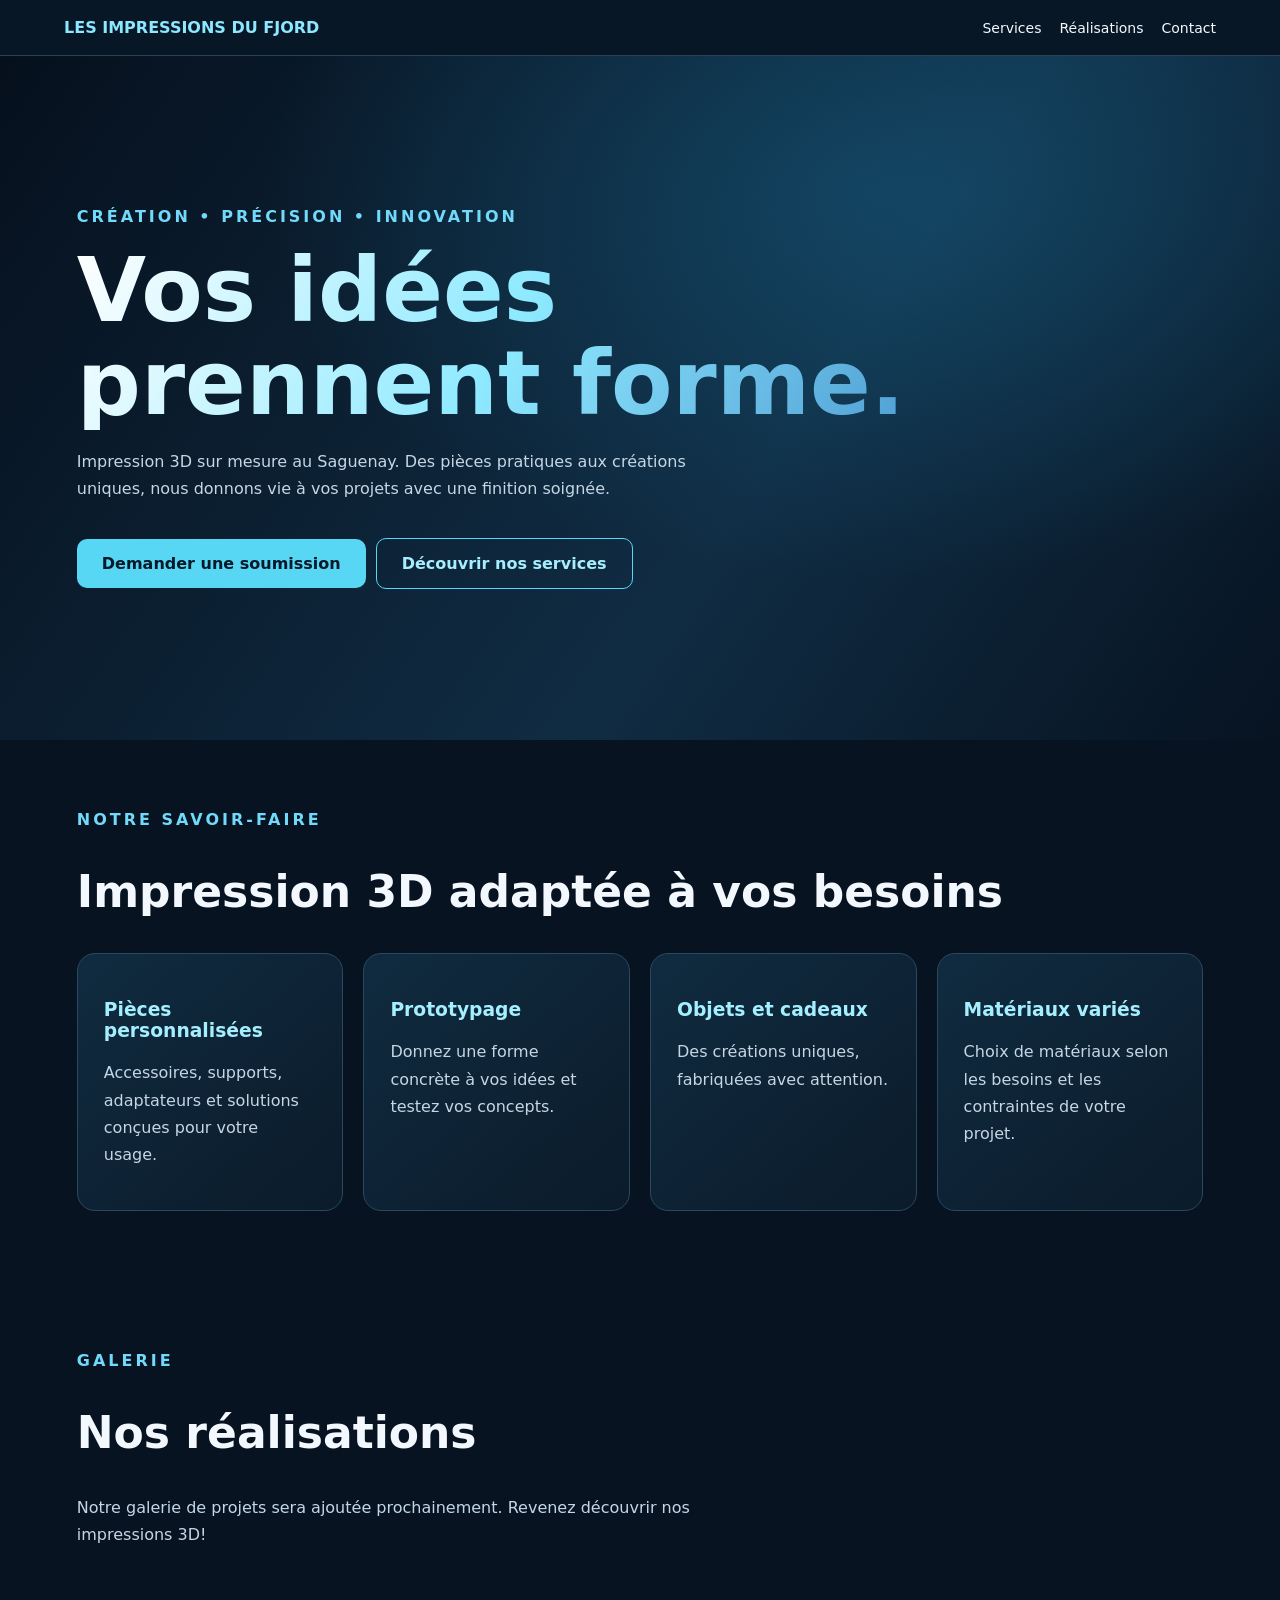
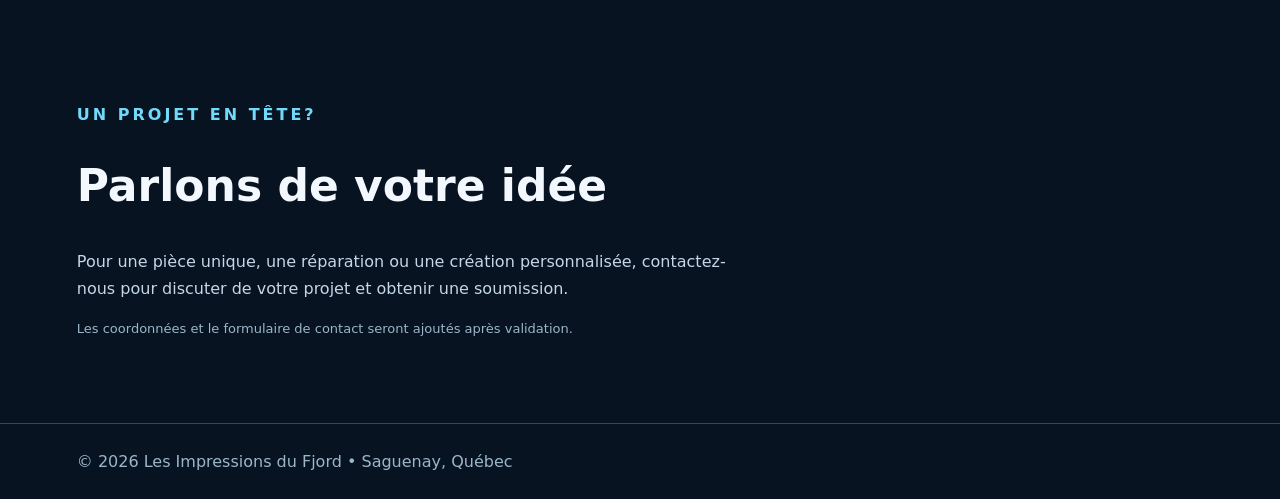
<file: index.html>
<!doctype html><html lang="fr-CA"><head><meta charset="utf-8"><meta name="viewport" content="width=device-width,initial-scale=1"><meta name="description" content="Les Impressions du Fjord — impression 3D sur mesure au Saguenay."><title>Les Impressions du Fjord | Impression 3D</title><style>*{box-sizing:border-box}body{margin:0;background:#071321;color:#f3f8ff;font:16px system-ui,Arial,sans-serif}header{position:sticky;top:0;background:#081827ed;backdrop-filter:blur(12px);border-bottom:1px solid #28425a;z-index:2;padding:18px max(5vw,20px);display:flex;justify-content:space-between;align-items:center;gap:12px}a{color:inherit;text-decoration:none}nav{display:flex;gap:18px;flex-wrap:wrap;font-size:14px}.brand{font-weight:800;color:#8ce7ff}.hero{min-height:76vh;display:flex;align-items:center;padding:80px max(6vw,24px);background:radial-gradient(ellipse at 70% 20%,#17658b77,transparent 50%),linear-gradient(125deg,#06101d,#102c43 60%,#071321)}.hero>div{max-width:850px}.eyebrow{color:#71dafa;text-transform:uppercase;letter-spacing:3px;font-weight:700}h1{font-size:clamp(44px,7vw,96px);line-height:1.04;margin:18px 0;background:linear-gradient(120deg,#fff,#8feaff,#4e9dd3);background-clip:text;color:transparent}h2{font-size:clamp(28px,4vw,44px)}p{line-height:1.7;color:#c5d6e5;max-width:680px}.btn{display:inline-block;margin-top:20px;padding:15px 25px;background:#58d7f4;color:#041a2b;border-radius:10px;font-weight:800}.outline{background:transparent;color:#a6edff;border:1px solid #58d7f4;margin-left:10px}section{padding:70px max(6vw,24px)}.grid{display:grid;grid-template-columns:repeat(auto-fit,minmax(230px,1fr));gap:20px}.card{border:1px solid #294960;background:linear-gradient(140deg,#102b40,#0b1b2a);border-radius:18px;padding:26px;min-height:190px}.card h3{color:#a4efff}footer{padding:28px max(6vw,24px);border-top:1px solid #294960;color:#9bb6c9}.note{font-size:13px;color:#9bb6c9}@media(max-width:600px){header{align-items:flex-start;flex-direction:column}nav{gap:12px}.outline{margin-left:0}}</style></head><body><header><a class="brand" href="#">LES IMPRESSIONS DU FJORD</a><nav><a href="#services">Services</a><a href="#realisations">Réalisations</a><a href="#contact">Contact</a></nav></header><main><div class="hero"><div><div class="eyebrow">Création • Précision • Innovation</div><h1>Vos idées prennent forme.</h1><p>Impression 3D sur mesure au Saguenay. Des pièces pratiques aux créations uniques, nous donnons vie à vos projets avec une finition soignée.</p><a class="btn" href="#contact">Demander une soumission</a><a class="btn outline" href="#services">Découvrir nos services</a></div></div><section id="services"><div class="eyebrow">Notre savoir-faire</div><h2>Impression 3D adaptée à vos besoins</h2><div class="grid"><article class="card"><h3>Pièces personnalisées</h3><p>Accessoires, supports, adaptateurs et solutions conçues pour votre usage.</p></article><article class="card"><h3>Prototypage</h3><p>Donnez une forme concrète à vos idées et testez vos concepts.</p></article><article class="card"><h3>Objets et cadeaux</h3><p>Des créations uniques, fabriquées avec attention.</p></article><article class="card"><h3>Matériaux variés</h3><p>Choix de matériaux selon les besoins et les contraintes de votre projet.</p></article></div></section><section id="realisations"><div class="eyebrow">Galerie</div><h2>Nos réalisations</h2><p>Notre galerie de projets sera ajoutée prochainement. Revenez découvrir nos impressions 3D!</p></section><section id="contact"><div class="eyebrow">Un projet en tête?</div><h2>Parlons de votre idée</h2><p>Pour une pièce unique, une réparation ou une création personnalisée, contactez-nous pour discuter de votre projet et obtenir une soumission.</p><p class="note">Les coordonnées et le formulaire de contact seront ajoutés après validation.</p></section></main><footer>© 2026 Les Impressions du Fjord • Saguenay, Québec</footer></body></html>
</file>
